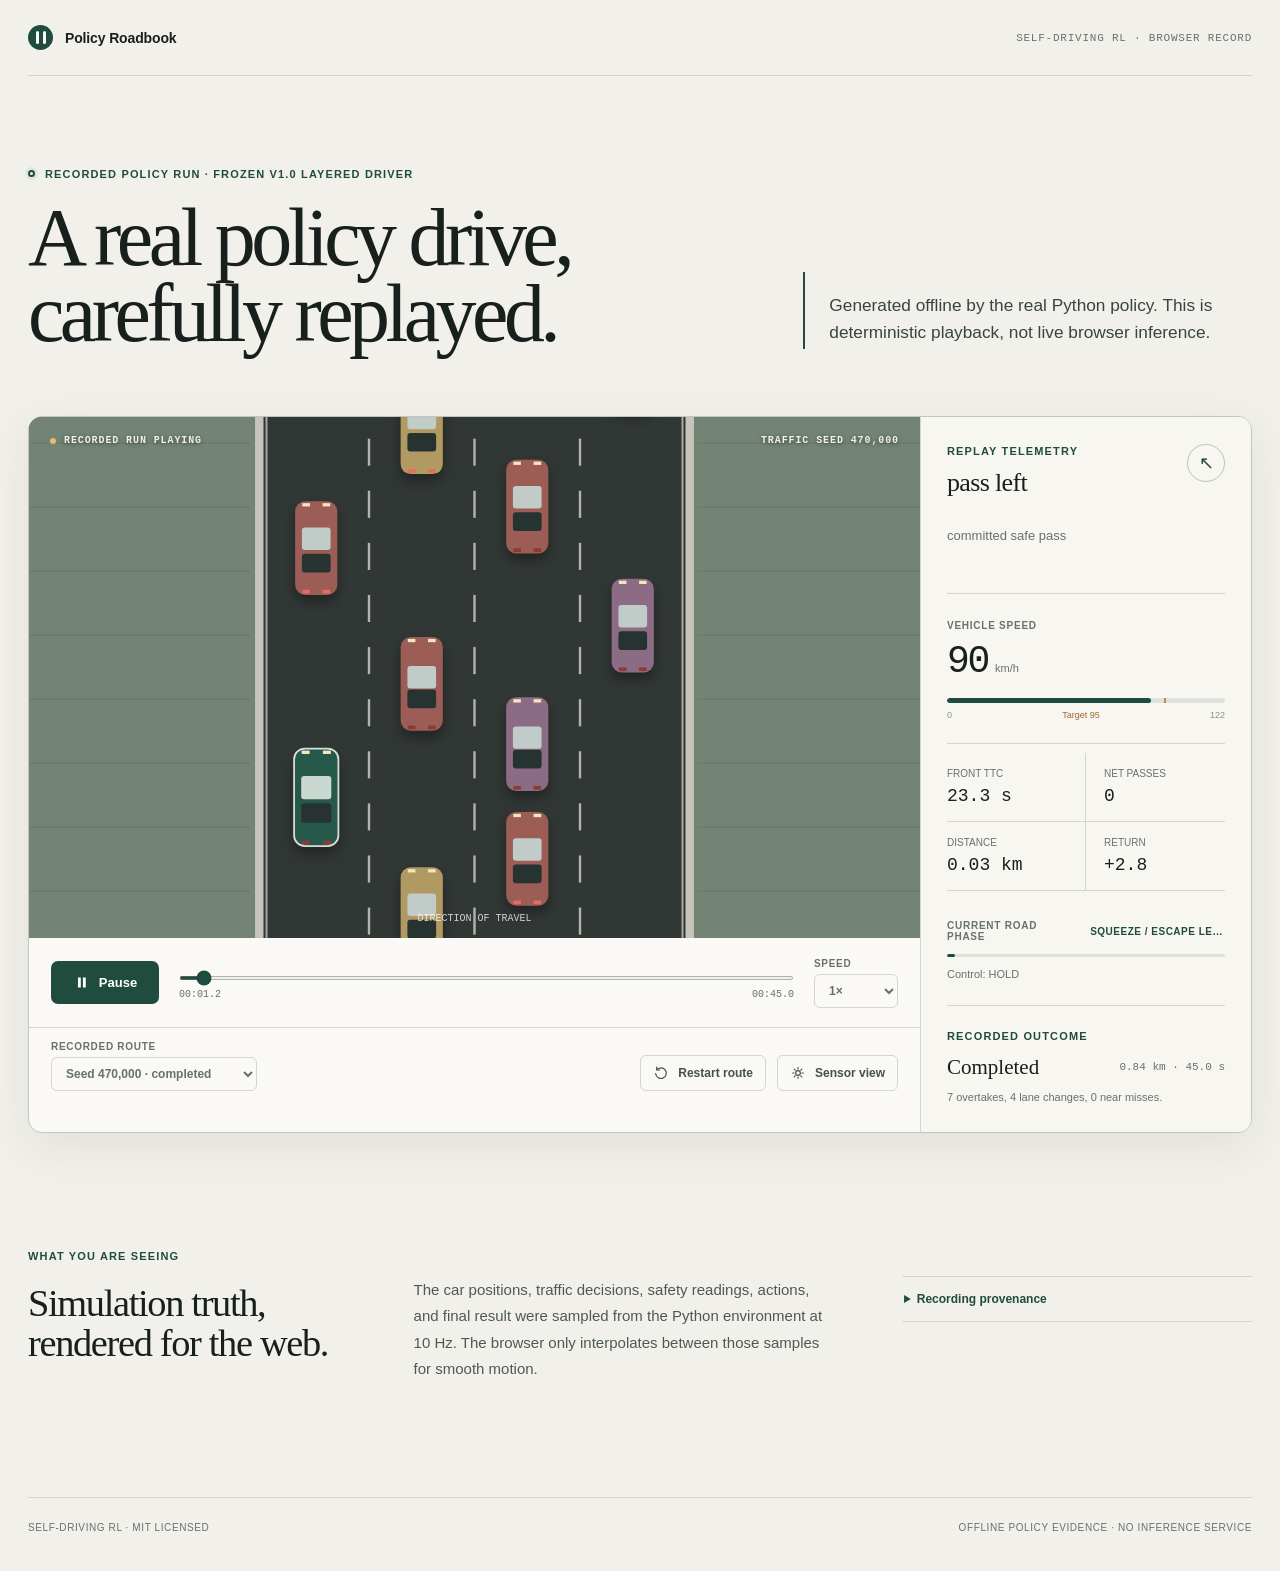
<file: web/index.html>
<!doctype html>
<html lang="en">
  <head>
    <meta charset="utf-8" />
    <meta name="viewport" content="width=device-width, initial-scale=1" />
    <meta name="theme-color" content="#f2f0ea" />
    <meta
      name="description"
      content="Deterministic browser playback of the Frozen v1.0 layered driver."
    />
    <title>Policy Roadbook · Frozen v1.0 layered driver replay</title>
    <link rel="icon" href="./icon.svg" type="image/svg+xml" />
    <link rel="stylesheet" href="./styles.css" />
    <script type="module" src="./app.js"></script>
  </head>
  <body>
    <header class="site-header">
      <a class="wordmark" href="./" aria-label="Policy Roadbook home">
        <span class="wordmark-mark" aria-hidden="true"><i></i><i></i></span>
        <span>Policy Roadbook</span>
      </a>
      <span class="header-note">Self-Driving RL · browser record</span>
    </header>

    <main>
      <section class="intro" aria-labelledby="page-title">
        <div>
          <p class="record-label"><span aria-hidden="true"></span> Recorded policy run · Frozen v1.0 layered driver</p>
          <h1 id="page-title">A real policy drive,<br />carefully replayed.</h1>
        </div>
        <p class="disclosure">
          Generated offline by the real Python policy. This is deterministic playback,
          not live browser inference.
        </p>
      </section>

      <section class="experience" aria-label="Recorded policy drive">
        <div class="road-column">
          <div class="canvas-shell" id="canvas-shell">
            <canvas
              id="road"
              width="1280"
              height="760"
              role="img"
              aria-label="Loading recorded highway drive"
            >
              A browser with Canvas support is required to view the recorded drive.
            </canvas>
            <div class="canvas-topline" aria-hidden="true">
              <span id="run-state"><i></i> Loading recording</span>
              <span id="canvas-seed">Seed —</span>
            </div>
            <div class="load-state" id="load-state" role="status">
              <span class="loader" aria-hidden="true"></span>
              <strong>Opening the road record</strong>
              <small>Loading verified telemetry…</small>
            </div>
          </div>

          <div class="transport" aria-label="Replay controls">
            <button class="play-button" id="play" type="button" aria-label="Pause replay">
              <svg class="pause-icon" viewBox="0 0 24 24" aria-hidden="true">
                <path d="M7 5h4v14H7zM14 5h4v14h-4z" />
              </svg>
              <svg class="play-icon" viewBox="0 0 24 24" aria-hidden="true">
                <path d="m8 5 11 7-11 7z" />
              </svg>
              <span id="play-label">Pause</span>
            </button>

            <div class="timeline">
              <label class="sr-only" for="scrub">Replay position</label>
              <input id="scrub" type="range" min="0" max="45" step="0.01" value="0" />
              <div class="time-row">
                <span id="elapsed">00:00.0</span>
                <span id="duration">00:45.0</span>
              </div>
            </div>

            <label class="select-control" for="speed">
              <span>Speed</span>
              <select id="speed">
                <option value="0.5">0.5×</option>
                <option value="1" selected>1×</option>
                <option value="2">2×</option>
                <option value="4">4×</option>
              </select>
            </label>
          </div>

          <div class="run-controls">
            <label class="seed-control" for="seed">
              <span>Recorded route</span>
              <select id="seed" aria-label="Select recorded traffic seed"></select>
            </label>
            <button class="quiet-button" id="restart" type="button">
              <svg viewBox="0 0 24 24" aria-hidden="true">
                <path d="M5.5 7.5A8 8 0 1 1 4 13M5.5 7.5V3m0 4.5H10" />
              </svg>
              Restart route
            </button>
            <button class="quiet-button toggle-button" id="sensors" type="button" aria-pressed="false">
              <svg viewBox="0 0 24 24" aria-hidden="true">
                <path d="M4 12h2m12 0h2M6.3 6.3l1.4 1.4m8.6 8.6 1.4 1.4m0-11.4-1.4 1.4M7.7 16.3l-1.4 1.4M12 4v2m0 12v2" />
                <circle cx="12" cy="12" r="3.5" />
              </svg>
              Sensor view
            </button>
          </div>
        </div>

        <aside class="telemetry" aria-label="Drive telemetry">
          <div class="telemetry-heading">
            <div>
              <p class="section-kicker">Replay telemetry</p>
              <h2 id="intent">Preparing replay</h2>
            </div>
            <span class="intent-mark" id="intent-mark" aria-hidden="true">—</span>
          </div>
          <p class="intent-reason" id="intent-reason">Reading the offline record.</p>

          <div class="primary-stat">
            <span class="stat-label">Vehicle speed</span>
            <p><strong id="speed-value">—</strong><span>km/h</span></p>
            <div class="speed-track" aria-hidden="true"><i id="speed-fill"></i><b id="target-pin"></b></div>
            <div class="speed-caption"><span>0</span><span id="target-speed">Target —</span><span>122</span></div>
          </div>

          <dl class="metric-grid">
            <div>
              <dt>Front TTC</dt>
              <dd id="ttc">—</dd>
            </div>
            <div>
              <dt>Net passes</dt>
              <dd id="passes">—</dd>
            </div>
            <div>
              <dt>Distance</dt>
              <dd id="distance">—</dd>
            </div>
            <div>
              <dt>Return</dt>
              <dd id="return">—</dd>
            </div>
          </dl>

          <div class="challenge-block">
            <div class="challenge-row">
              <span>Current road phase</span>
              <strong id="challenge">—</strong>
            </div>
            <div class="challenge-track" aria-hidden="true"><i id="challenge-fill"></i></div>
            <p id="action">Control: —</p>
          </div>

          <div class="run-summary">
            <p class="section-kicker">Recorded outcome</p>
            <div class="summary-row">
              <strong id="outcome">—</strong>
              <span id="summary-distance">—</span>
            </div>
            <p id="summary-copy">Final metrics are bundled with each replay.</p>
          </div>
        </aside>
      </section>

      <section class="provenance" aria-labelledby="provenance-title">
        <div>
          <p class="section-kicker">What you are seeing</p>
          <h2 id="provenance-title">Simulation truth, rendered for the web.</h2>
        </div>
        <p>
          The car positions, traffic decisions, safety readings, actions, and final result
          were sampled from the Python environment at 10 Hz. The browser only interpolates
          between those samples for smooth motion.
        </p>
        <details>
          <summary>Recording provenance</summary>
          <dl class="provenance-list">
            <div><dt>Source commit</dt><dd id="source-commit">—</dd></div>
            <div><dt>Base model SHA-256</dt><dd id="base-hash">—</dd></div>
            <div><dt>Override model SHA-256</dt><dd id="override-hash">—</dd></div>
            <div><dt>Replay schema</dt><dd id="schema">—</dd></div>
          </dl>
        </details>
      </section>
    </main>

    <footer>
      <span>Self-Driving RL · MIT licensed</span>
      <span>Offline policy evidence · no inference service</span>
    </footer>
  </body>
</html>
</file>
<file: web/styles.css>
:root {
  color-scheme: light;
  --paper: #f2f0ea;
  --paper-raised: #faf9f5;
  --ink: #17201d;
  --muted: #68716d;
  --rule: #d4d5ce;
  --forest: #204c3f;
  --forest-soft: #dce7e0;
  --amber: #c58b42;
  --asphalt: #303734;
  --white: #fffef9;
  --radius: 14px;
  font-family: Inter, ui-sans-serif, -apple-system, BlinkMacSystemFont, "Segoe UI", sans-serif;
  font-synthesis: none;
}

* {
  box-sizing: border-box;
}

html {
  background: var(--paper);
  color: var(--ink);
  scroll-behavior: smooth;
}

body {
  margin: 0;
  min-width: 300px;
  background: var(--paper);
}

button,
select,
input {
  font: inherit;
}

button,
select {
  color: inherit;
}

button:focus-visible,
select:focus-visible,
input:focus-visible,
summary:focus-visible,
a:focus-visible {
  outline: 3px solid rgba(32, 76, 63, 0.24);
  outline-offset: 3px;
}

.site-header {
  display: flex;
  align-items: center;
  justify-content: space-between;
  width: min(1520px, calc(100% - 56px));
  height: 76px;
  margin: auto;
  border-bottom: 1px solid var(--rule);
}

.wordmark {
  display: inline-flex;
  gap: 12px;
  align-items: center;
  color: var(--ink);
  font-size: 14px;
  font-weight: 720;
  letter-spacing: -0.01em;
  text-decoration: none;
}

.wordmark-mark {
  position: relative;
  display: grid;
  grid-template-columns: repeat(2, 3px);
  gap: 4px;
  width: 25px;
  height: 25px;
  place-content: center;
  border-radius: 50%;
  background: var(--forest);
}

.wordmark-mark i {
  width: 3px;
  height: 13px;
  border-radius: 4px;
  background: var(--paper-raised);
}

.header-note {
  color: var(--muted);
  font-family: ui-monospace, "Cascadia Code", monospace;
  font-size: 11px;
  letter-spacing: 0.07em;
  text-transform: uppercase;
}

main {
  width: min(1520px, calc(100% - 56px));
  margin: 0 auto;
}

.intro {
  display: grid;
  grid-template-columns: minmax(0, 1.2fr) minmax(300px, 0.8fr);
  gap: clamp(40px, 8vw, 140px);
  align-items: end;
  padding: clamp(52px, 7vw, 100px) 0 clamp(36px, 5vw, 68px);
}

.record-label,
.section-kicker {
  margin: 0 0 18px;
  color: var(--forest);
  font-size: 11px;
  font-weight: 760;
  letter-spacing: 0.105em;
  line-height: 1.5;
  text-transform: uppercase;
}

.record-label {
  display: flex;
  align-items: center;
}

.record-label span {
  width: 7px;
  height: 7px;
  margin-right: 10px;
  border: 2px solid var(--forest);
  border-radius: 50%;
  background: var(--paper);
  box-shadow: 0 0 0 3px var(--forest-soft);
}

h1 {
  max-width: 820px;
  margin: 0;
  font-family: Georgia, "Times New Roman", serif;
  font-size: clamp(48px, 6.4vw, 94px);
  font-weight: 400;
  letter-spacing: -0.055em;
  line-height: 0.93;
}

.disclosure {
  max-width: 540px;
  margin: 0 0 3px;
  padding: 20px 0 4px 24px;
  border-left: 2px solid var(--forest);
  color: #394440;
  font-size: clamp(16px, 1.35vw, 20px);
  line-height: 1.55;
}

.experience {
  display: grid;
  grid-template-columns: minmax(0, 1fr) 330px;
  overflow: hidden;
  border: 1px solid #bfc5bf;
  border-radius: var(--radius);
  background: var(--paper-raised);
  box-shadow: 0 14px 50px rgba(29, 39, 35, 0.08);
}

.road-column {
  min-width: 0;
  border-right: 1px solid var(--rule);
}

.canvas-shell {
  position: relative;
  overflow: hidden;
  aspect-ratio: 16 / 9.35;
  min-height: 420px;
  background: #303734;
}

canvas {
  display: block;
  width: 100%;
  height: 100%;
}

.canvas-topline {
  position: absolute;
  top: 0;
  right: 0;
  left: 0;
  display: flex;
  justify-content: space-between;
  padding: 18px 21px;
  color: rgba(255, 254, 249, 0.9);
  font-family: ui-monospace, "Cascadia Code", monospace;
  font-size: 10px;
  font-weight: 650;
  letter-spacing: 0.09em;
  pointer-events: none;
  text-transform: uppercase;
  text-shadow: 0 1px 4px rgba(0, 0, 0, 0.5);
}

#run-state {
  display: flex;
  align-items: center;
  gap: 8px;
}

#run-state i {
  width: 6px;
  height: 6px;
  border-radius: 50%;
  background: #e6bc72;
}

#run-state.paused i {
  background: #b6bbb8;
}

.load-state {
  position: absolute;
  inset: 0;
  display: flex;
  flex-direction: column;
  align-items: center;
  justify-content: center;
  background: #303734;
  color: var(--white);
  transition: opacity 220ms ease, visibility 220ms ease;
}

.load-state[hidden] {
  visibility: hidden;
  display: flex;
  opacity: 0;
}

.load-state strong {
  margin-top: 17px;
  font-family: Georgia, "Times New Roman", serif;
  font-size: 22px;
  font-weight: 400;
}

.load-state small {
  margin-top: 7px;
  color: #bfc8c3;
}

.loader {
  width: 27px;
  height: 27px;
  border: 2px solid rgba(255, 255, 255, 0.18);
  border-top-color: #e6bc72;
  border-radius: 50%;
  animation: spin 0.8s linear infinite;
}

@keyframes spin {
  to { transform: rotate(360deg); }
}

.transport {
  display: grid;
  grid-template-columns: auto minmax(180px, 1fr) auto;
  gap: 20px;
  align-items: center;
  min-height: 90px;
  padding: 17px 22px;
  border-bottom: 1px solid var(--rule);
}

.play-button,
.quiet-button {
  display: inline-flex;
  gap: 9px;
  align-items: center;
  justify-content: center;
  border: 0;
  cursor: pointer;
}

.play-button {
  min-width: 108px;
  height: 43px;
  padding: 0 17px;
  border-radius: 7px;
  background: var(--forest);
  color: white;
  font-size: 13px;
  font-weight: 690;
}

.play-button:hover {
  background: #173b31;
}

.play-button svg {
  width: 17px;
  height: 17px;
  fill: currentColor;
}

.play-button .play-icon,
.play-button.is-paused .pause-icon {
  display: none;
}

.play-button.is-paused .play-icon {
  display: block;
}

.timeline {
  min-width: 0;
}

input[type="range"] {
  width: 100%;
  height: 4px;
  margin: 8px 0 9px;
  accent-color: var(--forest);
  cursor: pointer;
}

.time-row {
  display: flex;
  justify-content: space-between;
  color: var(--muted);
  font-family: ui-monospace, "Cascadia Code", monospace;
  font-size: 10px;
}

.select-control,
.seed-control {
  display: flex;
  flex-direction: column;
  gap: 5px;
  color: var(--muted);
  font-size: 10px;
  font-weight: 700;
  letter-spacing: 0.07em;
  text-transform: uppercase;
}

select {
  height: 34px;
  padding: 0 28px 0 10px;
  border: 1px solid var(--rule);
  border-radius: 6px;
  background: var(--paper-raised);
  font-size: 12px;
  font-weight: 650;
  cursor: pointer;
  text-transform: none;
}

.run-controls {
  display: flex;
  gap: 11px;
  align-items: flex-end;
  min-height: 78px;
  padding: 13px 22px 17px;
}

.seed-control {
  min-width: 185px;
  margin-right: auto;
}

.quiet-button {
  height: 36px;
  padding: 0 12px;
  border: 1px solid var(--rule);
  border-radius: 6px;
  background: transparent;
  color: #46504c;
  font-size: 12px;
  font-weight: 650;
}

.quiet-button:hover,
.quiet-button[aria-pressed="true"] {
  border-color: #aebbb4;
  background: var(--forest-soft);
  color: var(--forest);
}

.quiet-button svg {
  width: 16px;
  height: 16px;
  fill: none;
  stroke: currentColor;
  stroke-linecap: round;
  stroke-linejoin: round;
  stroke-width: 1.8;
}

.telemetry {
  padding: 26px;
  background: #f7f6f1;
}

.telemetry-heading {
  display: flex;
  justify-content: space-between;
  min-height: 80px;
}

.telemetry .section-kicker {
  margin-bottom: 8px;
}

.telemetry h2 {
  margin: 0;
  font-family: Georgia, "Times New Roman", serif;
  font-size: 26px;
  font-weight: 400;
  letter-spacing: -0.025em;
}

.intent-mark {
  display: grid;
  width: 38px;
  height: 38px;
  margin-top: 1px;
  place-items: center;
  border: 1px solid #b8c5be;
  border-radius: 50%;
  color: var(--forest);
  font-size: 18px;
}

.intent-reason {
  min-height: 42px;
  margin: 3px 0 25px;
  color: var(--muted);
  font-size: 13px;
  line-height: 1.5;
}

.primary-stat {
  padding: 21px 0 23px;
  border-top: 1px solid var(--rule);
  border-bottom: 1px solid var(--rule);
}

.stat-label,
.challenge-row span {
  color: var(--muted);
  font-size: 10px;
  font-weight: 700;
  letter-spacing: 0.075em;
  text-transform: uppercase;
}

.primary-stat p {
  display: flex;
  gap: 7px;
  align-items: baseline;
  margin: 7px 0 15px;
}

.primary-stat strong {
  font-family: ui-monospace, "Cascadia Code", monospace;
  font-size: 38px;
  font-weight: 500;
  letter-spacing: -0.06em;
}

.primary-stat p span {
  color: var(--muted);
  font-size: 11px;
}

.speed-track,
.challenge-track {
  position: relative;
  overflow: hidden;
  height: 5px;
  border-radius: 8px;
  background: #dfe1dc;
}

.speed-track i,
.challenge-track i {
  position: absolute;
  inset: 0 auto 0 0;
  width: 0;
  border-radius: inherit;
  background: var(--forest);
  transition: width 80ms linear;
}

.speed-track b {
  position: absolute;
  top: -3px;
  bottom: -3px;
  left: 0;
  width: 2px;
  border-radius: 2px;
  background: var(--amber);
  transition: left 80ms linear;
}

.speed-caption {
  display: flex;
  justify-content: space-between;
  margin-top: 7px;
  color: #89918d;
  font-size: 9px;
}

.speed-caption span:nth-child(2) {
  color: #9c692b;
}

.metric-grid {
  display: grid;
  grid-template-columns: 1fr 1fr;
  margin: 0;
  padding: 9px 0;
}

.metric-grid div {
  padding: 15px 0;
  border-bottom: 1px solid var(--rule);
}

.metric-grid div:nth-child(odd) {
  border-right: 1px solid var(--rule);
}

.metric-grid div:nth-child(even) {
  padding-left: 18px;
}

.metric-grid dt {
  margin-bottom: 7px;
  color: var(--muted);
  font-size: 10px;
  text-transform: uppercase;
}

.metric-grid dd {
  margin: 0;
  font-family: ui-monospace, "Cascadia Code", monospace;
  font-size: 18px;
}

.challenge-block {
  padding: 20px 0 22px;
  border-bottom: 1px solid var(--rule);
}

.challenge-row,
.summary-row {
  display: flex;
  gap: 12px;
  align-items: center;
  justify-content: space-between;
}

.challenge-row strong {
  max-width: 140px;
  overflow: hidden;
  color: var(--forest);
  font-size: 10px;
  letter-spacing: 0.05em;
  text-align: right;
  text-overflow: ellipsis;
  text-transform: uppercase;
  white-space: nowrap;
}

.challenge-track {
  margin-top: 12px;
  height: 3px;
}

.challenge-block p,
.run-summary > p:last-child {
  margin: 10px 0 0;
  color: var(--muted);
  font-size: 11px;
  line-height: 1.45;
}

.run-summary {
  padding-top: 22px;
}

.run-summary .section-kicker {
  margin-bottom: 10px;
}

.summary-row strong {
  font-family: Georgia, "Times New Roman", serif;
  font-size: 21px;
  font-weight: 400;
  text-transform: capitalize;
}

.summary-row span {
  color: var(--muted);
  font-family: ui-monospace, "Cascadia Code", monospace;
  font-size: 11px;
}

.provenance {
  display: grid;
  grid-template-columns: 0.75fr 1fr 0.85fr;
  gap: clamp(32px, 6vw, 92px);
  align-items: start;
  padding: clamp(70px, 9vw, 126px) 0;
}

.provenance h2 {
  max-width: 430px;
  margin: 0;
  font-family: Georgia, "Times New Roman", serif;
  font-size: clamp(29px, 3vw, 45px);
  font-weight: 400;
  letter-spacing: -0.035em;
  line-height: 1.05;
}

.provenance > p {
  margin: 29px 0 0;
  color: #4e5954;
  font-size: 15px;
  line-height: 1.75;
}

details {
  margin-top: 28px;
  border-top: 1px solid var(--rule);
  border-bottom: 1px solid var(--rule);
}

summary {
  padding: 15px 2px;
  color: var(--forest);
  font-size: 12px;
  font-weight: 700;
  cursor: pointer;
}

.provenance-list {
  margin: 0;
  padding: 2px 2px 16px;
}

.provenance-list div {
  margin-top: 11px;
}

.provenance-list dt {
  color: var(--muted);
  font-size: 9px;
  letter-spacing: 0.07em;
  text-transform: uppercase;
}

.provenance-list dd {
  overflow: hidden;
  margin: 3px 0 0;
  font-family: ui-monospace, "Cascadia Code", monospace;
  font-size: 9px;
  line-height: 1.45;
  overflow-wrap: anywhere;
}

footer {
  display: flex;
  justify-content: space-between;
  width: min(1520px, calc(100% - 56px));
  margin: auto;
  padding: 24px 0 35px;
  border-top: 1px solid var(--rule);
  color: var(--muted);
  font-size: 10px;
  letter-spacing: 0.06em;
  text-transform: uppercase;
}

.sr-only {
  position: absolute;
  overflow: hidden;
  width: 1px;
  height: 1px;
  padding: 0;
  margin: -1px;
  clip: rect(0, 0, 0, 0);
  white-space: nowrap;
  border: 0;
}

@media (max-width: 1080px) {
  .experience {
    grid-template-columns: minmax(0, 1fr) 295px;
  }

  .telemetry {
    padding: 22px;
  }

  .canvas-shell {
    min-height: 390px;
  }
}

@media (max-width: 860px) {
  .intro {
    grid-template-columns: 1fr;
    gap: 30px;
  }

  .disclosure {
    max-width: 650px;
  }

  .experience {
    grid-template-columns: 1fr;
  }

  .road-column {
    border-right: 0;
  }

  .telemetry {
    display: grid;
    grid-template-columns: 1fr 1fr;
    gap: 0 30px;
    border-top: 1px solid var(--rule);
  }

  .telemetry-heading,
  .intent-reason,
  .primary-stat {
    grid-column: 1;
  }

  .metric-grid,
  .challenge-block,
  .run-summary {
    grid-column: 2;
  }

  .metric-grid {
    grid-row: 1 / span 2;
    align-self: start;
    padding-top: 0;
  }

  .challenge-block {
    grid-row: 3;
  }

  .run-summary {
    grid-row: 4;
  }

  .provenance {
    grid-template-columns: 1fr 1fr;
  }

  .provenance details {
    grid-column: 1 / -1;
    margin-top: 0;
  }
}

@media (max-width: 620px) {
  .site-header,
  main,
  footer {
    width: min(100% - 28px, 1520px);
  }

  .site-header {
    height: 64px;
  }

  .header-note {
    display: none;
  }

  .intro {
    padding: 42px 0 32px;
  }

  .record-label {
    align-items: flex-start;
    font-size: 9px;
  }

  .record-label span {
    flex: 0 0 auto;
    margin-top: 3px;
  }

  h1 {
    font-size: clamp(43px, 14vw, 66px);
  }

  .disclosure {
    padding: 5px 0 5px 17px;
    font-size: 15px;
  }

  .experience {
    width: calc(100% + 28px);
    margin-left: -14px;
    border-right: 0;
    border-left: 0;
    border-radius: 0;
  }

  .canvas-shell {
    min-height: 370px;
    aspect-ratio: 4 / 3;
  }

  .canvas-topline {
    padding: 14px;
    font-size: 9px;
  }

  #canvas-seed {
    display: none;
  }

  .transport {
    grid-template-columns: auto 1fr;
    gap: 13px;
    padding: 14px;
  }

  .play-button {
    min-width: 52px;
    padding: 0 14px;
  }

  .play-button span {
    display: none;
  }

  .select-control {
    grid-column: 2;
    flex-direction: row;
    align-items: center;
    justify-content: flex-end;
  }

  .select-control select {
    height: 30px;
  }

  .run-controls {
    display: grid;
    grid-template-columns: 1fr 1fr;
    align-items: stretch;
    padding: 13px 14px 16px;
  }

  .seed-control {
    grid-column: 1 / -1;
    min-width: 0;
  }

  .quiet-button {
    width: 100%;
    height: 44px;
  }

  .telemetry {
    display: block;
    padding: 25px 18px 28px;
  }

  .metric-grid {
    padding-top: 9px;
  }

  .provenance {
    grid-template-columns: 1fr;
    gap: 24px;
    padding: 70px 0;
  }

  .provenance > p {
    margin-top: 0;
  }

  .provenance details {
    grid-column: auto;
  }

  footer {
    flex-direction: column;
    gap: 8px;
  }
}

@media (prefers-reduced-motion: reduce) {
  html { scroll-behavior: auto; }
  .loader { animation: none; }
  * { transition-duration: 0.01ms !important; }
}
</file>
